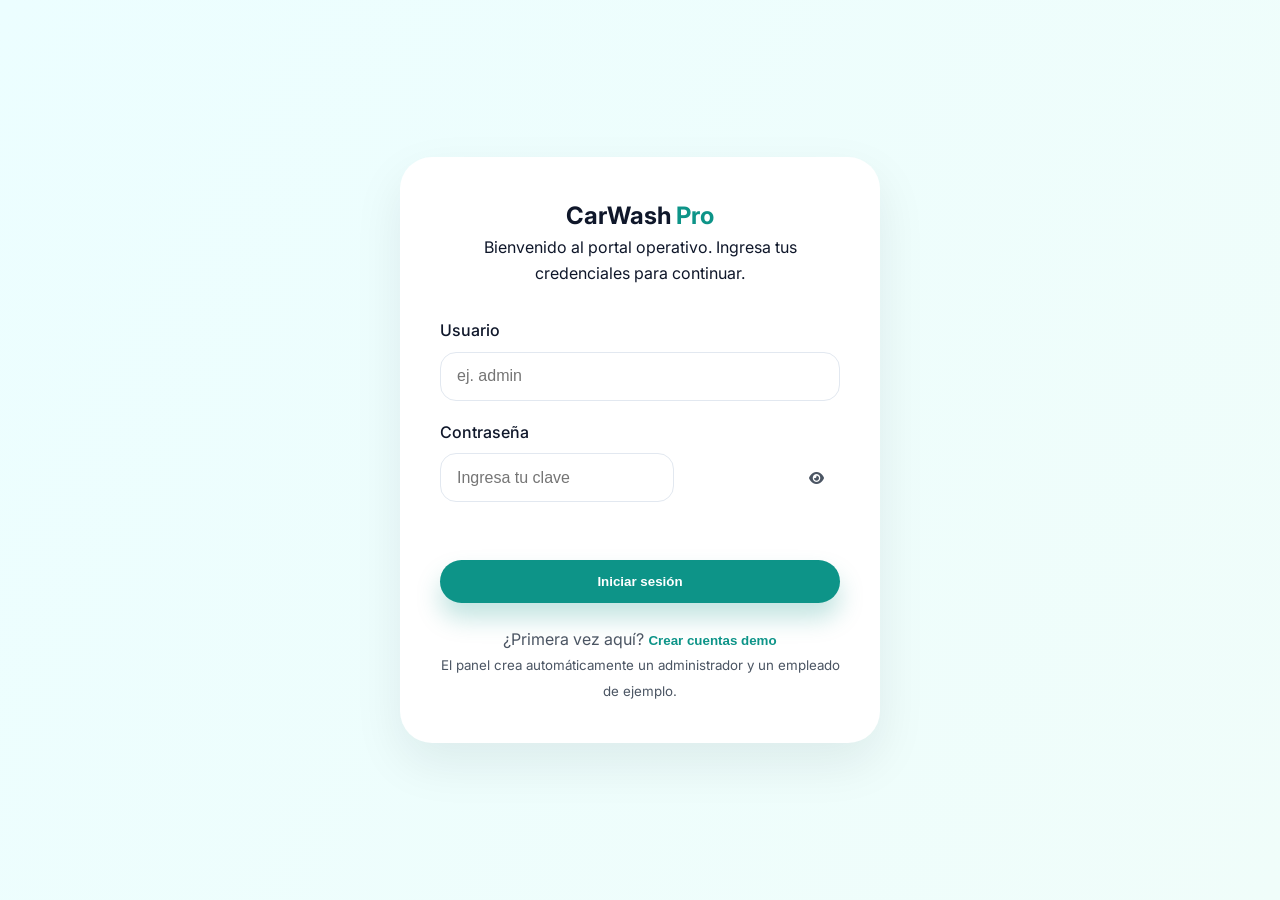
<file: login.html>
<!DOCTYPE html>
<html lang="es">
<head>
  <meta charset="UTF-8" />
  <meta name="viewport" content="width=device-width, initial-scale=1.0" />
  <title>CarWash Pro · Acceso</title>
  <link rel="preconnect" href="https://fonts.googleapis.com" />
  <link rel="preconnect" href="https://fonts.gstatic.com" crossorigin />
  <link href="https://fonts.googleapis.com/css2?family=Inter:wght@400;500;600;700&display=swap" rel="stylesheet" />
  <link rel="stylesheet" href="https://cdnjs.cloudflare.com/ajax/libs/font-awesome/6.5.2/css/all.min.css" integrity="sha512-SnH5WK+bZxgPHs44uWIX+LLJAJ9/2PkPKZ5QiAj6Ta86w+fsb2TkcmfRyVX3pBnMFcV7oQPJkl9QevSCWr3W6A==" crossorigin="anonymous" referrerpolicy="no-referrer" />
  <link rel="stylesheet" href="assets/css/styles.css" />
</head>
<body class="auth">
  <main class="auth-card">
    <div class="auth-card__header">
      <a href="index.html" class="logo">CarWash <span>Pro</span></a>
      <p>Bienvenido al portal operativo. Ingresa tus credenciales para continuar.</p>
    </div>
    <form id="form-login" class="auth-form">
      <label>
        Usuario
        <input type="text" id="usuario" autocomplete="username" placeholder="ej. admin" />
      </label>
      <label>
        Contraseña
        <div class="password-field">
          <input type="password" id="clave" autocomplete="current-password" placeholder="Ingresa tu clave" />
          <button type="button" id="toggle-login-clave" aria-label="Mostrar u ocultar contraseña">
            <i class="fa-solid fa-eye"></i>
          </button>
        </div>
      </label>
      <p id="mensaje-login" class="mensaje" role="alert"></p>
      <button type="submit" class="btn">Iniciar sesión</button>
    </form>
    <div class="auth-card__footer">
      <p>¿Primera vez aquí? <button type="button" id="btn-demo" class="link-btn">Crear cuentas demo</button></p>
      <small>El panel crea automáticamente un administrador y un empleado de ejemplo.</small>
    </div>
  </main>
  <script src="assets/js/login.js" defer></script>
</body>
</html>
</file>
<file: assets/css/styles.css>
:root {
  --primary: #0d9488;
  --primary-dark: #0f766e;
  --bg: #f7fafc;
  --text: #0f172a;
  --muted: #4b5563;
  --border: #e2e8f0;
  --card: #ffffff;
  --shadow: 0 20px 50px rgb(15 23 42 / 8%);
}

* {
  box-sizing: border-box;
  margin: 0;
  padding: 0;
}

body {
  font-family: "Inter", system-ui, -apple-system, BlinkMacSystemFont, "Segoe UI", sans-serif;
  background: var(--bg);
  color: var(--text);
  line-height: 1.6;
}

a {
  color: inherit;
  text-decoration: none;
}

img {
  max-width: 100%;
  display: block;
  border-radius: 16px;
}

.container {
  width: min(1200px, 92vw);
  margin: 0 auto;
}

.hero {
  background: radial-gradient(circle at top, #e0f2fe, #f0fdfa 60%, #f8fafc);
  padding: 2.5rem 0 3rem;
  min-height: 100vh;
  display: flex;
  flex-direction: column;
}

.navbar {
  display: flex;
  align-items: center;
  justify-content: space-between;
  padding: 1.5rem 0;
  position: relative;
}

.logo {
  font-size: 1.5rem;
  font-weight: 700;
}

.logo span {
  color: var(--primary);
}

.navbar ul {
  list-style: none;
  display: flex;
  gap: 1.5rem;
}

.navbar a {
  color: var(--muted);
  font-weight: 500;
}

.menu-toggle {
  display: none;
  flex-direction: column;
  gap: 6px;
  background: transparent;
  border: none;
  cursor: pointer;
}

.menu-toggle span {
  width: 28px;
  height: 3px;
  border-radius: 999px;
  background: var(--text);
  display: block;
  transition: transform 0.3s ease, opacity 0.3s ease;
}

.menu-toggle.open span:nth-child(1) {
  transform: translateY(9px) rotate(45deg);
}

.menu-toggle.open span:nth-child(2) {
  opacity: 0;
}

.menu-toggle.open span:nth-child(3) {
  transform: translateY(-9px) rotate(-45deg);
}

.hero-content {
  display: grid;
  grid-template-columns: repeat(auto-fit, minmax(280px, 1fr));
  gap: 2.5rem;
  flex: 1;
  align-items: center;
}

.hero-copy h1 {
  font-size: clamp(2.4rem, 4vw, 3.8rem);
  line-height: 1.1;
  margin-bottom: 1rem;
}

.hero-copy .lead {
  color: var(--muted);
  margin-bottom: 1.5rem;
}

.tagline {
  text-transform: uppercase;
  letter-spacing: 0.2em;
  font-size: 0.75rem;
  color: var(--primary);
  font-weight: 700;
}

.btn {
  background: var(--primary);
  color: white;
  padding: 0.85rem 1.7rem;
  border-radius: 999px;
  border: none;
  font-weight: 600;
  cursor: pointer;
  display: inline-flex;
  align-items: center;
  justify-content: center;
  gap: 0.5rem;
  box-shadow: 0 15px 25px rgb(13 148 136 / 25%);
}

.btn.ghost {
  background: transparent;
  color: var(--primary);
  box-shadow: none;
  border: 1px solid rgba(13, 148, 136, 0.3);
}

.btn.danger {
  background: #dc2626;
  box-shadow: 0 15px 25px rgb(220 38 38 / 20%);
}

.btn:focus-visible,
input:focus,
select:focus,
textarea:focus {
  outline: 3px solid rgba(13, 148, 136, 0.35);
  outline-offset: 1px;
}

.hero-meta {
  display: flex;
  gap: 2rem;
  margin-top: 1.5rem;
}

.hero-meta strong {
  font-size: 1.5rem;
}

.hero-card {
  background: var(--card);
  padding: 2rem;
  border-radius: 24px;
  box-shadow: var(--shadow);
}

.hero-card ul {
  list-style: none;
  margin: 1.5rem 0;
  display: flex;
  flex-direction: column;
  gap: 0.7rem;
}

.hero-card i {
  color: var(--primary);
  margin-right: 0.5rem;
}

.section {
  padding: 4rem 0;
}

.section-head {
  margin-bottom: 2rem;
  max-width: 640px;
}

.grid {
  display: grid;
  gap: 1.5rem;
}

.cards {
  grid-template-columns: repeat(auto-fit, minmax(220px, 1fr));
}

.card {
  background: var(--card);
  padding: 1.5rem;
  border-radius: 24px;
  box-shadow: var(--shadow);
  min-height: 200px;
}

.card i {
  font-size: 1.7rem;
  color: var(--primary);
  margin-bottom: 0.75rem;
}

.highlight {
  background: linear-gradient(120deg, #ecfeff, #f0fdfa);
}

.stats {
  display: grid;
  grid-template-columns: repeat(auto-fit, minmax(220px, 1fr));
  gap: 1.5rem;
}

.stat {
  background: var(--card);
  padding: 1.5rem;
  border-radius: 24px;
  box-shadow: var(--shadow);
}

.stat .label {
  color: var(--muted);
  text-transform: uppercase;
  letter-spacing: 0.1em;
  font-size: 0.75rem;
}

.stat .num {
  font-size: 2rem;
  font-weight: 700;
}

.galeria {
  display: grid;
  grid-template-columns: repeat(auto-fit, minmax(240px, 1fr));
  gap: 1rem;
}

.calculadora {
  background: #0f172a;
  color: #f8fafc;
  border-radius: 32px;
  margin-bottom: 4rem;
  padding: 4rem 2rem;
}

.calc-grid {
  display: grid;
  grid-template-columns: repeat(auto-fit, minmax(260px, 1fr));
  gap: 2rem;
}

.calc-form,
.contact-form,
.auth-form,
.form-grid {
  display: flex;
  flex-direction: column;
  gap: 1.2rem;
}

label {
  display: flex;
  flex-direction: column;
  gap: 0.5rem;
  font-weight: 500;
}

input,
select,
textarea {
  border-radius: 16px;
  border: 1px solid var(--border);
  padding: 0.9rem 1rem;
  font-size: 1rem;
  background: #fff;
}

.calc-result {
  border: 1px dashed rgba(248, 250, 252, 0.4);
  border-radius: 32px;
  padding: 2rem;
  text-align: center;
  display: none;
}

.calc-result strong {
  font-size: 2.5rem;
  display: block;
  margin-bottom: 0.5rem;
}

.calc-result .muted {
  color: rgba(248, 250, 252, 0.8);
}

.testimonials {
  background: #fff;
}

.testimonials-grid {
  grid-template-columns: repeat(auto-fit, minmax(220px, 1fr));
}

.testimonials article {
  background: var(--card);
  padding: 1.5rem;
  border-radius: 24px;
  box-shadow: var(--shadow);
}

.faqs details {
  border: 1px solid var(--border);
  border-radius: 18px;
  padding: 1rem 1.5rem;
  margin-bottom: 1rem;
  background: var(--card);
}

.faqs summary {
  cursor: pointer;
  font-weight: 600;
}

.faqs p {
  margin-top: 0.75rem;
  color: var(--muted);
}

.contact {
  background: #020617;
  color: #f8fafc;
}

.contact-grid {
  display: grid;
  grid-template-columns: repeat(auto-fit, minmax(260px, 1fr));
  gap: 2.5rem;
  align-items: center;
}

.contact-data {
  list-style: none;
  display: flex;
  flex-direction: column;
  gap: 0.75rem;
  margin-top: 1.5rem;
}

.contact-data i {
  color: var(--primary);
  margin-right: 0.75rem;
}

.contact-form label {
  color: #e2e8f0;
}

.footer {
  padding: 2rem 0;
  background: #fff;
  border-top: 1px solid var(--border);
}

.footer .container {
  display: flex;
  align-items: center;
  justify-content: space-between;
  flex-wrap: wrap;
  gap: 1rem;
}

.social {
  display: flex;
  gap: 1rem;
}

.social a {
  width: 40px;
  height: 40px;
  display: grid;
  place-items: center;
  border-radius: 50%;
  border: 1px solid var(--border);
}

.auth,
.panel {
  min-height: 100vh;
  background: linear-gradient(120deg, #ecfeff, #f0fdfa);
  display: flex;
  align-items: center;
  justify-content: center;
  padding: 2rem;
}

.auth-card {
  background: #fff;
  padding: 2.5rem;
  border-radius: 32px;
  width: min(480px, 100%);
  box-shadow: var(--shadow);
}

.auth-card__header {
  text-align: center;
  margin-bottom: 2rem;
}

.auth-card__footer {
  text-align: center;
  margin-top: 1.5rem;
  color: var(--muted);
}

.link-btn {
  border: none;
  background: transparent;
  color: var(--primary);
  font-weight: 600;
  cursor: pointer;
}

.password-field {
  position: relative;
}

.password-field button {
  position: absolute;
  right: 1rem;
  top: 50%;
  transform: translateY(-50%);
  background: none;
  border: none;
  cursor: pointer;
  color: var(--muted);
}

.mensaje {
  min-height: 1.25rem;
  font-size: 0.9rem;
}

.mensaje.ok {
  color: #059669;
}

.mensaje.err {
  color: #dc2626;
}

.panel-header {
  width: min(1200px, 92vw);
  display: flex;
  align-items: center;
  justify-content: space-between;
  gap: 1.5rem;
  margin-bottom: 1.5rem;
}

.panel-body {
  width: min(1200px, 92vw);
  display: flex;
  flex-direction: column;
  gap: 1.5rem;
  margin-bottom: 2rem;
}

.panel-block {
  background: #fff;
  border-radius: 24px;
  padding: 1.8rem;
  box-shadow: var(--shadow);
}

.kpis {
  display: grid;
  grid-template-columns: repeat(auto-fit, minmax(140px, 1fr));
  gap: 1rem;
}

.kpis article {
  text-align: center;
}

.kpis strong {
  font-size: 2rem;
}

.filters {
  display: flex;
  flex-wrap: wrap;
  gap: 1rem;
  align-items: flex-end;
}

.table-responsive {
  overflow-x: auto;
}

table {
  width: 100%;
  border-collapse: collapse;
}

th,
td {
  text-align: left;
  padding: 0.8rem 0.4rem;
  border-bottom: 1px solid var(--border);
}

.tag {
  background: rgba(13, 148, 136, 0.15);
  color: var(--primary-dark);
  padding: 0.25rem 0.75rem;
  border-radius: 999px;
  font-size: 0.85rem;
}

.row-actions {
  display: flex;
  flex-wrap: wrap;
  gap: 0.5rem;
}

.servicios-lista {
  display: flex;
  flex-direction: column;
  gap: 1rem;
}

.servicio-item {
  display: flex;
  justify-content: space-between;
  align-items: center;
  padding: 1rem 1.25rem;
  border: 1px solid var(--border);
  border-radius: 18px;
}

.servicio-item .meta {
  font-weight: 500;
}

.msg {
  display: none;
  padding: 0.75rem 1rem;
  border-radius: 12px;
  margin-top: 1rem;
  font-weight: 600;
}

.msg.ok {
  background: rgba(5, 150, 105, 0.1);
  color: #047857;
}

.msg.err {
  background: rgba(220, 38, 38, 0.1);
  color: #b91c1c;
}

footer small,
.muted {
  color: var(--muted);
}

.galeria-overlay {
  animation: fade 0.2s ease;
}

@keyframes fade {
  from { opacity: 0; }
  to { opacity: 1; }
}

@media (max-width: 900px) {
  .navbar ul {
    position: absolute;
    top: 100%;
    right: 0;
    background: #fff;
    flex-direction: column;
    padding: 1.5rem;
    border-radius: 24px;
    box-shadow: var(--shadow);
    display: none;
  }

  .navbar ul.open {
    display: flex;
  }

  .menu-toggle {
    display: flex;
  }

  .hero-meta {
    flex-direction: column;
    gap: 1rem;
  }

  .panel-header,
  .panel-body {
    width: 100%;
  }
}
</file>
